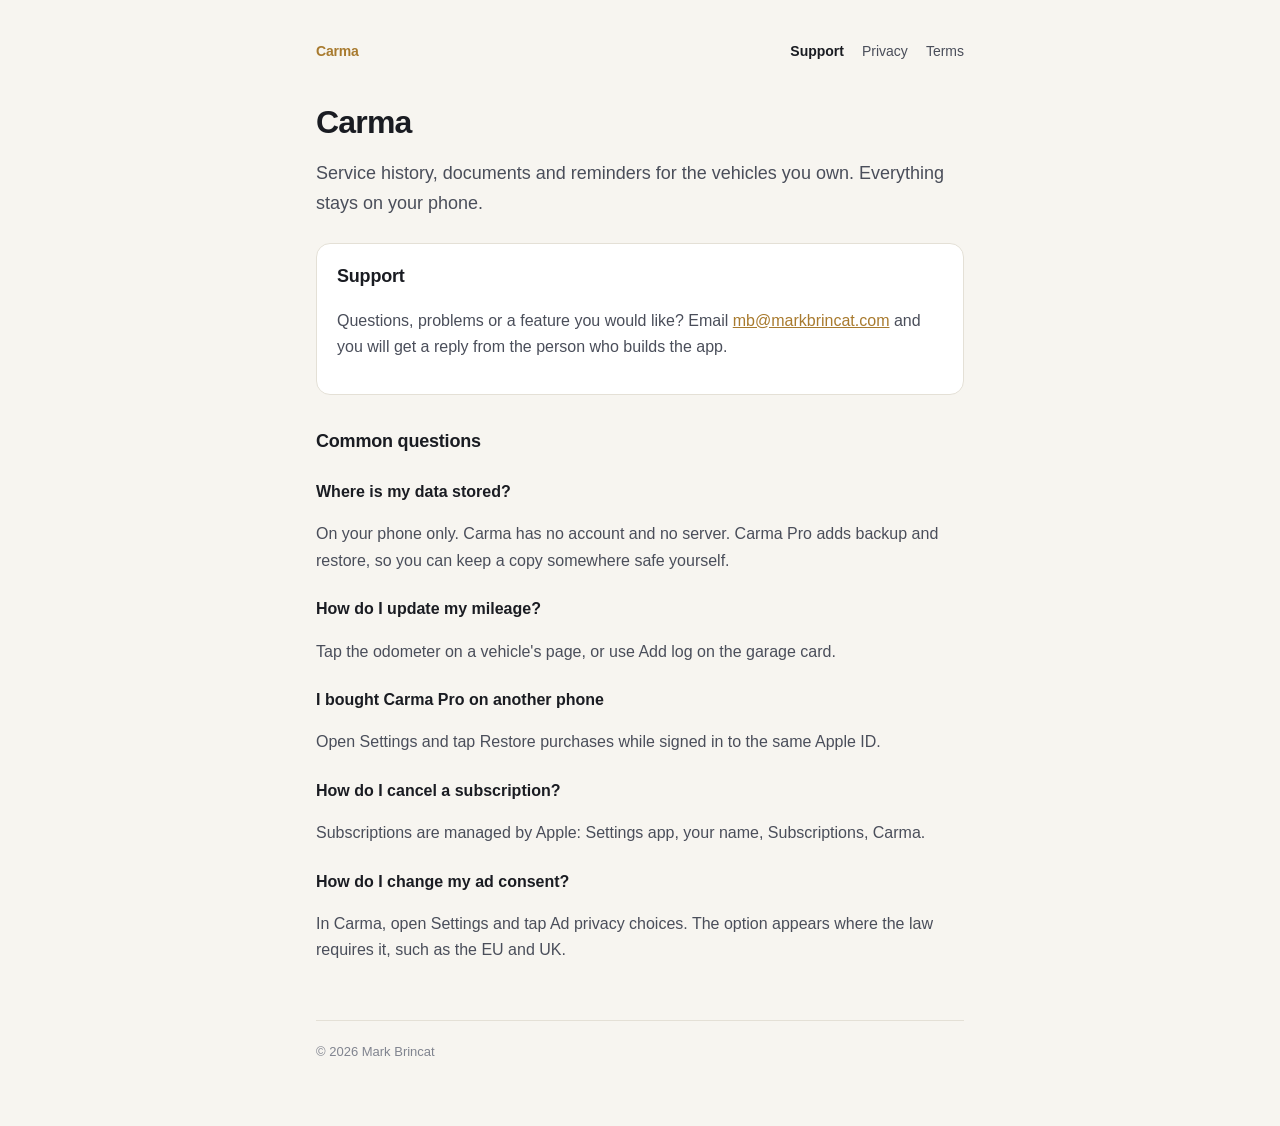
<file: index.html>
<!doctype html>
<html lang="en">
<head>
<meta charset="utf-8">
<meta name="viewport" content="width=device-width, initial-scale=1">
<title>Carma</title>
<meta name="description" content="Carma keeps your vehicle's service history, documents and reminders on your phone.">
<link rel="stylesheet" href="style.css">
</head>
<body>
<main>
  <nav>
    <a class="brand" href="./">Carma</a>
    <a href="./" aria-current="page">Support</a>
    <a href="privacy.html">Privacy</a>
    <a href="terms.html">Terms</a>
  </nav>

  <h1>Carma</h1>
  <p class="lede">Service history, documents and reminders for the vehicles you own. Everything stays on your phone.</p>

  <div class="card">
    <h2>Support</h2>
    <p>Questions, problems or a feature you would like? Email <a href="mailto:mb@markbrincat.com">mb@markbrincat.com</a> and you will get a reply from the person who builds the app.</p>
  </div>

  <h2>Common questions</h2>

  <h3>Where is my data stored?</h3>
  <p>On your phone only. Carma has no account and no server. Carma Pro adds backup and restore, so you can keep a copy somewhere safe yourself.</p>

  <h3>How do I update my mileage?</h3>
  <p>Tap the odometer on a vehicle's page, or use Add log on the garage card.</p>

  <h3>I bought Carma Pro on another phone</h3>
  <p>Open Settings and tap Restore purchases while signed in to the same Apple ID.</p>

  <h3>How do I cancel a subscription?</h3>
  <p>Subscriptions are managed by Apple: Settings app, your name, Subscriptions, Carma.</p>

  <h3>How do I change my ad consent?</h3>
  <p>In Carma, open Settings and tap Ad privacy choices. The option appears where the law requires it, such as the EU and UK.</p>

  <footer>© 2026 Mark Brincat</footer>
</main>
</body>
</html>
</file>
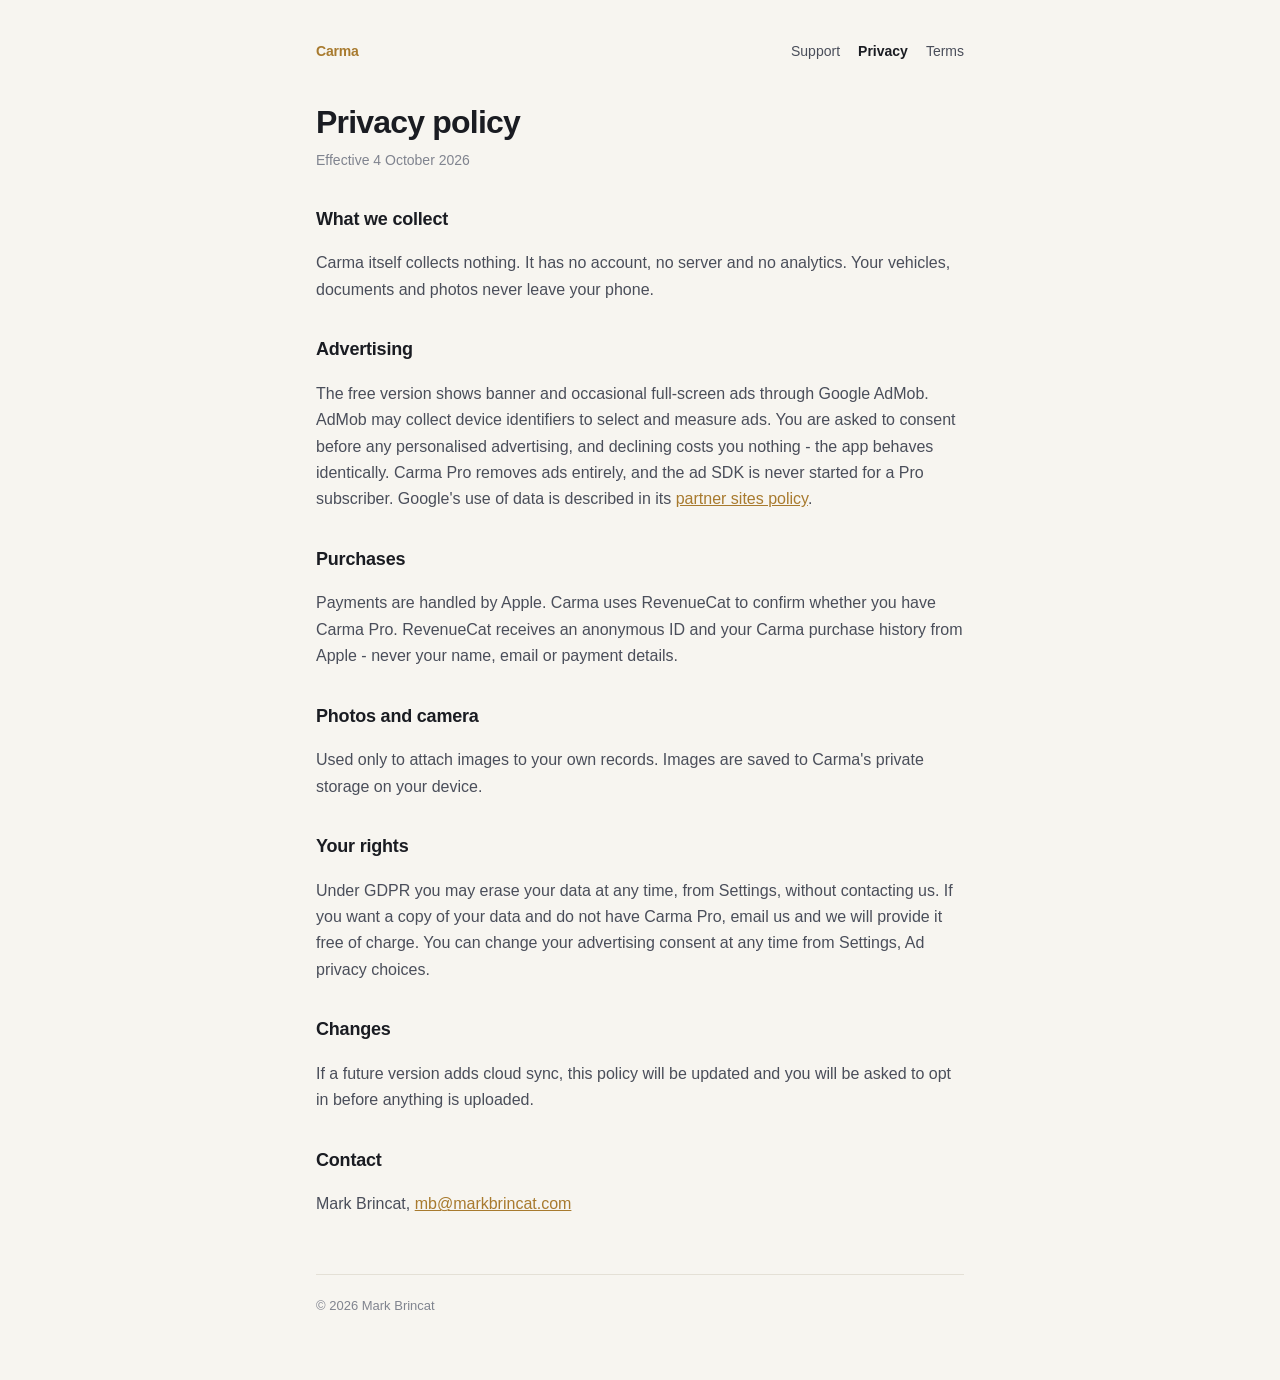
<file: privacy.html>
<!doctype html>
<html lang="en">
<head>
<meta charset="utf-8">
<meta name="viewport" content="width=device-width, initial-scale=1">
<title>Privacy policy · Carma</title>
<link rel="stylesheet" href="style.css">
</head>
<body>
<main>
  <nav>
    <a class="brand" href="./">Carma</a>
    <a href="./">Support</a>
    <a href="privacy.html" aria-current="page">Privacy</a>
    <a href="terms.html">Terms</a>
  </nav>

  <h1>Privacy policy</h1>
  <p class="meta">Effective 4 October 2026</p>

  <h2>What we collect</h2>
  <p>Carma itself collects nothing. It has no account, no server and no analytics. Your vehicles, documents and photos never leave your phone.</p>

  <h2>Advertising</h2>
  <p>The free version shows banner and occasional full-screen ads through Google AdMob. AdMob may collect device identifiers to select and measure ads. You are asked to consent before any personalised advertising, and declining costs you nothing - the app behaves identically. Carma Pro removes ads entirely, and the ad SDK is never started for a Pro subscriber. Google's use of data is described in its <a href="https://policies.google.com/technologies/partner-sites">partner sites policy</a>.</p>

  <h2>Purchases</h2>
  <p>Payments are handled by Apple. Carma uses RevenueCat to confirm whether you have Carma Pro. RevenueCat receives an anonymous ID and your Carma purchase history from Apple - never your name, email or payment details.</p>

  <h2>Photos and camera</h2>
  <p>Used only to attach images to your own records. Images are saved to Carma's private storage on your device.</p>

  <h2>Your rights</h2>
  <p>Under GDPR you may erase your data at any time, from Settings, without contacting us. If you want a copy of your data and do not have Carma Pro, email us and we will provide it free of charge. You can change your advertising consent at any time from Settings, Ad privacy choices.</p>

  <h2>Changes</h2>
  <p>If a future version adds cloud sync, this policy will be updated and you will be asked to opt in before anything is uploaded.</p>

  <h2>Contact</h2>
  <p>Mark Brincat, <a href="mailto:mb@markbrincat.com">mb@markbrincat.com</a></p>

  <footer>© 2026 Mark Brincat</footer>
</main>
</body>
</html>
</file>
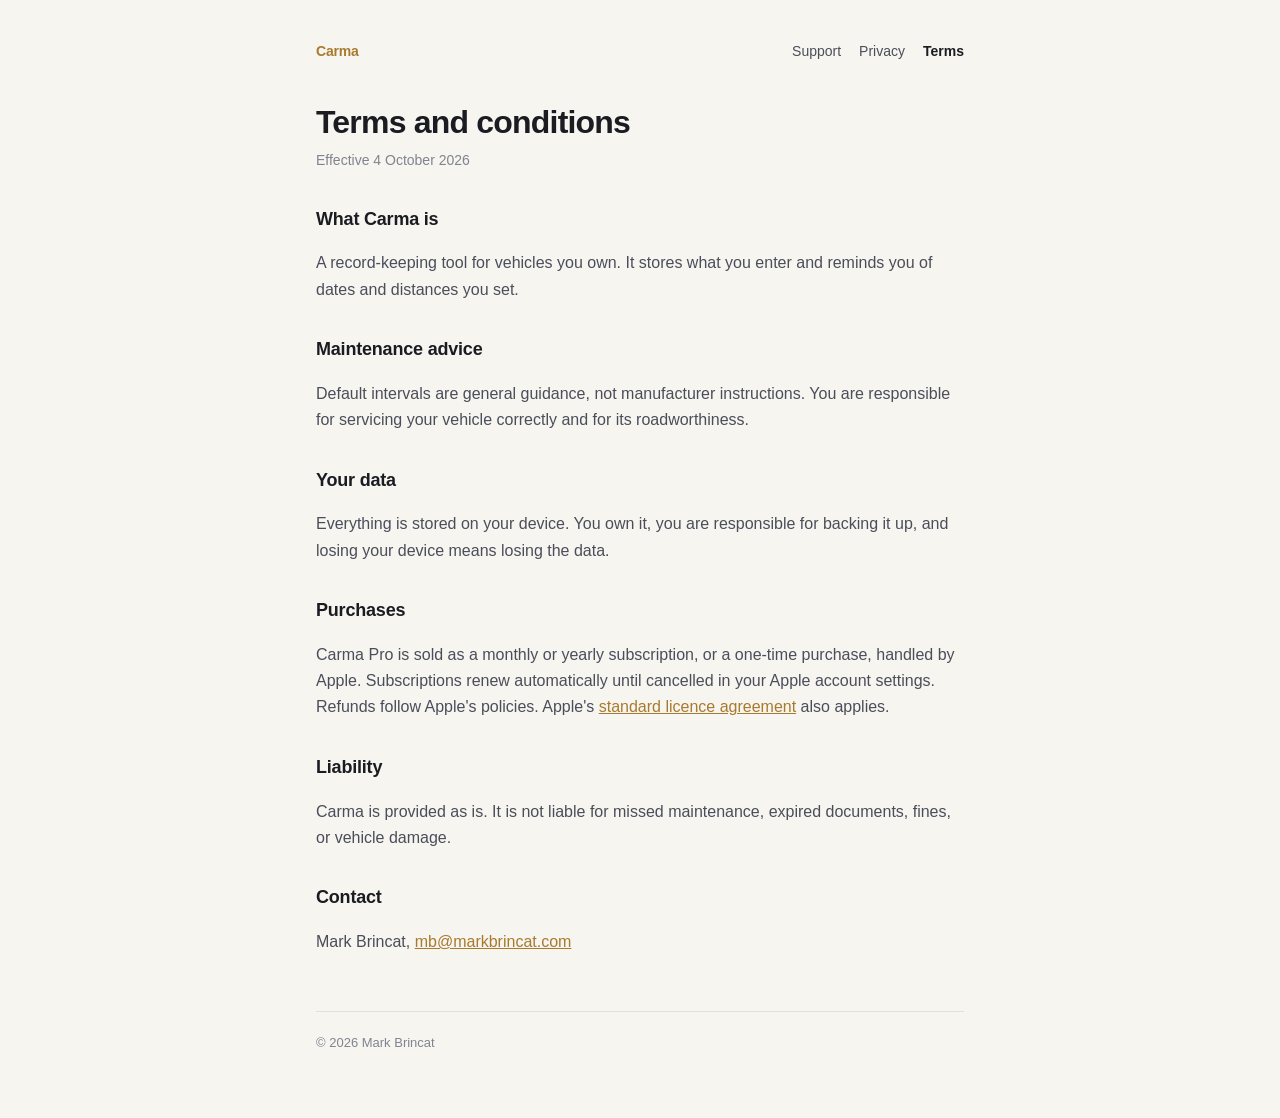
<file: terms.html>
<!doctype html>
<html lang="en">
<head>
<meta charset="utf-8">
<meta name="viewport" content="width=device-width, initial-scale=1">
<title>Terms and conditions · Carma</title>
<link rel="stylesheet" href="style.css">
</head>
<body>
<main>
  <nav>
    <a class="brand" href="./">Carma</a>
    <a href="./">Support</a>
    <a href="privacy.html">Privacy</a>
    <a href="terms.html" aria-current="page">Terms</a>
  </nav>

  <h1>Terms and conditions</h1>
  <p class="meta">Effective 4 October 2026</p>

  <h2>What Carma is</h2>
  <p>A record-keeping tool for vehicles you own. It stores what you enter and reminds you of dates and distances you set.</p>

  <h2>Maintenance advice</h2>
  <p>Default intervals are general guidance, not manufacturer instructions. You are responsible for servicing your vehicle correctly and for its roadworthiness.</p>

  <h2>Your data</h2>
  <p>Everything is stored on your device. You own it, you are responsible for backing it up, and losing your device means losing the data.</p>

  <h2>Purchases</h2>
  <p>Carma Pro is sold as a monthly or yearly subscription, or a one-time purchase, handled by Apple. Subscriptions renew automatically until cancelled in your Apple account settings. Refunds follow Apple's policies. Apple's <a href="https://www.apple.com/legal/internet-services/itunes/dev/stdeula/">standard licence agreement</a> also applies.</p>

  <h2>Liability</h2>
  <p>Carma is provided as is. It is not liable for missed maintenance, expired documents, fines, or vehicle damage.</p>

  <h2>Contact</h2>
  <p>Mark Brincat, <a href="mailto:mb@markbrincat.com">mb@markbrincat.com</a></p>

  <footer>© 2026 Mark Brincat</footer>
</main>
</body>
</html>
</file>
<file: style.css>
:root {
  --ground: #f7f5f0;
  --surface: #ffffff;
  --text: #1a1c22;
  --text2: #4a4e5a;
  --text3: #80848f;
  --line: #e4e0d6;
  --accent: #a87a2e;
}
@media (prefers-color-scheme: dark) {
  :root {
    --ground: #0f1117;
    --surface: #171a22;
    --text: #eceae4;
    --text2: #b4b6bd;
    --text3: #7c7f88;
    --line: #262a34;
    --accent: #d7a55a;
  }
}
* { box-sizing: border-box; }
html { -webkit-text-size-adjust: 100%; }
body {
  margin: 0;
  background: var(--ground);
  color: var(--text);
  font: 16px/1.65 -apple-system, BlinkMacSystemFont, "Segoe UI", Roboto, Helvetica, Arial, sans-serif;
}
main { max-width: 680px; margin: 0 auto; padding: 40px 16px 64px; }
nav { display: flex; gap: 18px; flex-wrap: wrap; font-size: 14px; margin-bottom: 40px; }
nav a { color: var(--text2); text-decoration: none; }
nav a[aria-current] { color: var(--text); font-weight: 600; }
nav .brand { color: var(--accent); font-weight: 700; margin-right: auto; letter-spacing: -0.2px; }
h1 { font-size: 32px; line-height: 1.2; letter-spacing: -0.8px; margin: 0 0 8px; }
h2 { font-size: 18px; letter-spacing: -0.2px; margin: 32px 0 6px; }
h3 { font-size: 16px; margin: 22px 0 4px; }
p, li { color: var(--text2); }
.meta { color: var(--text3); font-size: 14px; margin: 0 0 24px; }
.lede { font-size: 18px; color: var(--text2); }
a { color: var(--accent); }
.card {
  background: var(--surface);
  border: 1px solid var(--line);
  border-radius: 14px;
  padding: 18px 20px;
  margin-top: 24px;
}
.card h2 { margin-top: 0; }
footer { margin-top: 56px; padding-top: 20px; border-top: 1px solid var(--line); font-size: 13px; color: var(--text3); }
</file>
